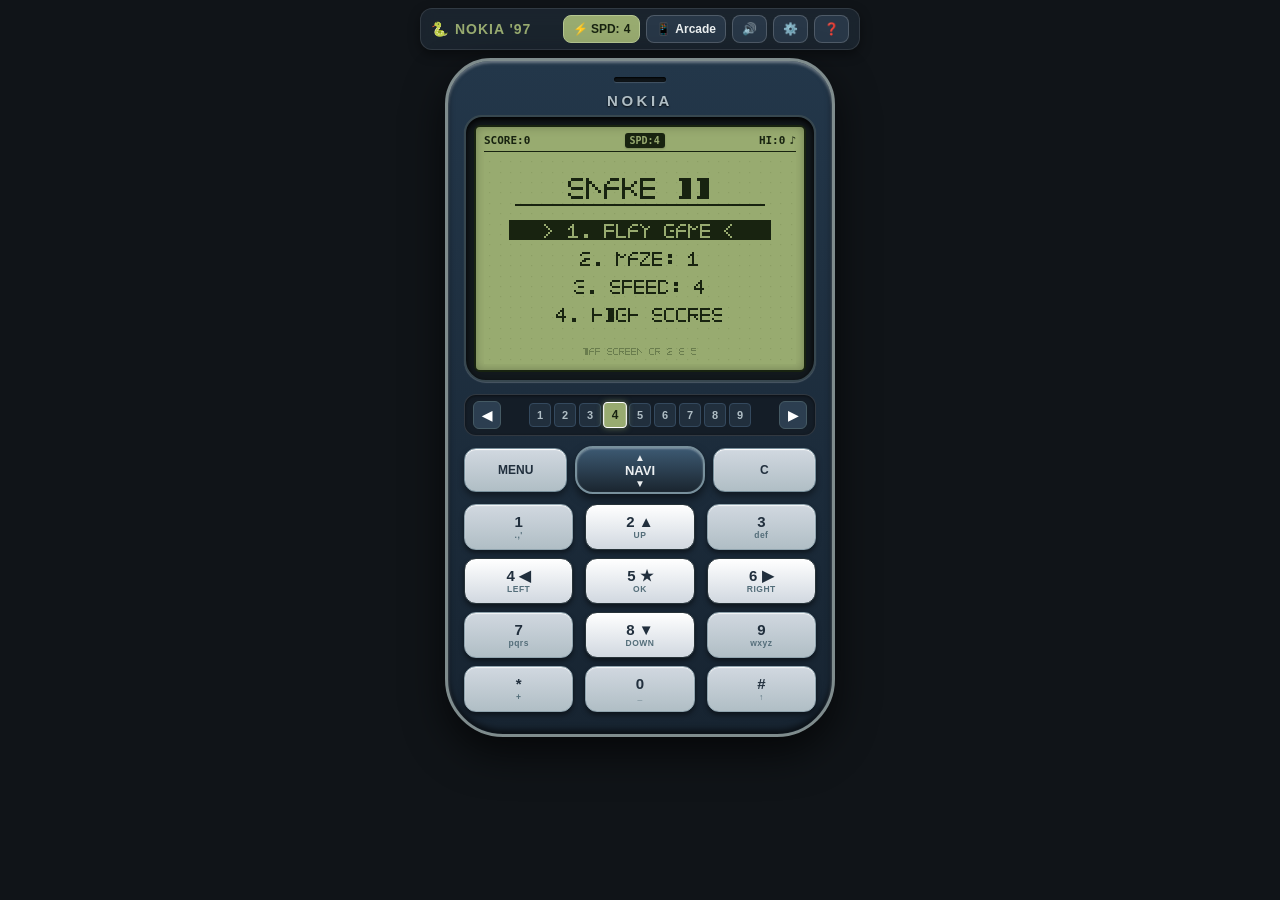
<file: web/index.html>
<!DOCTYPE html>
<html lang="en">
<head>
  <meta charset="UTF-8">
  <meta name="viewport" content="width=device-width, initial-scale=1.0, maximum-scale=1.0, user-scalable=no, viewport-fit=cover">
  <title>Nokia Snake '97 - Classic Mobile Game</title>
  <meta name="description" content="Authentic Nokia Snake II retro mobile phone game with classic LCD dot-matrix screen, 8-bit sound effects, and phone keypad.">
  <meta name="apple-mobile-web-app-capable" content="yes">
  <meta name="apple-mobile-web-app-status-bar-style" content="black-translucent">
  <meta name="theme-color" content="#101418">
  <link rel="stylesheet" href="style.css">
</head>
<body>
  <div id="app-container">
    <!-- Top Retro Header Bar -->
    <header class="retro-header">
      <div class="brand-title">
        <span>🐍</span>
        <span>NOKIA '97</span>
      </div>
      <div class="header-actions">
        <!-- Direct Reactive Speed Toggle in Header -->
        <button id="quick-speed-btn" class="icon-btn speed-badge-btn" title="Click to cycle speed (1-9)">
          <span>⚡ SPD:</span>
          <b id="quick-speed-val">4</b>
        </button>

        <button id="view-mode-toggle" class="icon-btn" title="Toggle Phone Frame / Arcade Mode">
          <span id="view-mode-icon">📱</span>
          <span id="view-mode-text">Arcade</span>
        </button>
        <button id="sound-toggle" class="icon-btn" title="Toggle Sound">
          <span id="sound-icon">🔊</span>
        </button>
        <button id="settings-btn" class="icon-btn" title="Settings & Mazes">
          <span>⚙️</span>
        </button>
        <button id="info-btn" class="icon-btn" title="Help & Guide">
          <span>❓</span>
        </button>
      </div>
    </header>

    <!-- Nokia 3310 Phone Chassis -->
    <main class="nokia-chassis" id="phone-chassis">
      <!-- Phone Speaker -->
      <div class="nokia-earpiece"></div>

      <!-- Nokia Brand Logo -->
      <div class="nokia-brand">NOKIA</div>

      <!-- Screen Bezel Housing -->
      <div class="screen-housing">
        <div class="lcd-display">
          <!-- LCD Top Status Bar with Clickable Speed -->
          <div class="lcd-status-bar">
            <div class="status-left">
              <span>SCORE:<b id="score-display">0</b></span>
            </div>
            <div class="status-center">
              <button id="lcd-speed-btn" class="lcd-text-btn" title="Tap to cycle speed">
                SPD:<b id="lcd-speed-val">4</b>
              </button>
            </div>
            <div class="status-right">
              <span>HI:<b id="high-score-display">0</b></span>
              <span id="lcd-sound-ind">♪</span>
            </div>
          </div>

          <!-- Bonus Beetle Progress Bar -->
          <div class="bonus-progress-bar" id="bonus-meter">
            <div class="bonus-progress-fill" id="bonus-meter-fill"></div>
          </div>

          <!-- Pixel Dot-Matrix Canvas -->
          <canvas id="snake-canvas" width="360" height="240"></canvas>
        </div>
      </div>

      <!-- Dedicated Instant Reactive Speed Bar on Phone Face -->
      <div class="quick-speed-bar">
        <button class="speed-step-btn" id="speed-down-btn" title="Slower speed">◀</button>
        <div class="speed-pills" id="speed-indicator-pills">
          <button class="speed-pill-btn" data-speed="1">1</button>
          <button class="speed-pill-btn" data-speed="2">2</button>
          <button class="speed-pill-btn" data-speed="3">3</button>
          <button class="speed-pill-btn" data-speed="4">4</button>
          <button class="speed-pill-btn" data-speed="5">5</button>
          <button class="speed-pill-btn" data-speed="6">6</button>
          <button class="speed-pill-btn" data-speed="7">7</button>
          <button class="speed-pill-btn" data-speed="8">8</button>
          <button class="speed-pill-btn" data-speed="9">9</button>
        </div>
        <button class="speed-step-btn" id="speed-up-btn" title="Faster speed">▶</button>
      </div>

      <!-- Classic Keypad -->
      <section class="keypad-container">
        <!-- Upper Navigation Cluster -->
        <div class="nav-cluster">
          <button class="soft-btn" id="btn-soft-left">
            <span>MENU</span>
          </button>
          <button class="navi-btn" id="btn-navi" title="Select / Pause">
            <span style="font-size: 10px;">▲</span>
            <span>NAVI</span>
            <span style="font-size: 10px;">▼</span>
          </button>
          <button class="soft-btn" id="btn-soft-right">
            <span>C</span>
          </button>
        </div>

        <!-- 3x4 Numeric Keypad with Clear Directional Labels -->
        <div class="num-grid">
          <button class="nokia-key" data-key="1">
            <span class="key-primary">1</span>
            <span class="key-sub">.,'</span>
          </button>
          <button class="nokia-key key-active-dir" data-key="2" id="key-2">
            <span class="key-primary">2 ▲</span>
            <span class="key-sub">UP</span>
          </button>
          <button class="nokia-key" data-key="3">
            <span class="key-primary">3</span>
            <span class="key-sub">def</span>
          </button>

          <button class="nokia-key key-active-dir" data-key="4" id="key-4">
            <span class="key-primary">4 ◀</span>
            <span class="key-sub">LEFT</span>
          </button>
          <button class="nokia-key key-active-dir" data-key="5" id="key-5">
            <span class="key-primary">5 ★</span>
            <span class="key-sub">OK</span>
          </button>
          <button class="nokia-key key-active-dir" data-key="6" id="key-6">
            <span class="key-primary">6 ▶</span>
            <span class="key-sub">RIGHT</span>
          </button>

          <button class="nokia-key" data-key="7">
            <span class="key-primary">7</span>
            <span class="key-sub">pqrs</span>
          </button>
          <button class="nokia-key key-active-dir" data-key="8" id="key-8">
            <span class="key-primary">8 ▼</span>
            <span class="key-sub">DOWN</span>
          </button>
          <button class="nokia-key" data-key="9">
            <span class="key-primary">9</span>
            <span class="key-sub">wxyz</span>
          </button>

          <button class="nokia-key" data-key="*">
            <span class="key-primary">*</span>
            <span class="key-sub">+</span>
          </button>
          <button class="nokia-key" data-key="0">
            <span class="key-primary">0</span>
            <span class="key-sub">_</span>
          </button>
          <button class="nokia-key" data-key="#">
            <span class="key-primary">#</span>
            <span class="key-sub">↑</span>
          </button>
        </div>

        <!-- Touch D-Pad for Arcade Mode -->
        <div class="arcade-controls">
          <div class="dpad">
            <button class="dpad-btn dpad-up" id="dpad-up">▲</button>
            <button class="dpad-btn dpad-left" id="dpad-left">◀</button>
            <button class="dpad-btn dpad-center" id="dpad-center">PAUSE</button>
            <button class="dpad-btn dpad-right" id="dpad-right">▶</button>
            <button class="dpad-btn dpad-down" id="dpad-down">▼</button>
          </div>
        </div>
      </section>
    </main>

    <!-- Settings Modal -->
    <div class="modal-overlay" id="settings-modal">
      <div class="modal-content">
        <div class="modal-header">
          <div class="modal-title">GAME SETTINGS</div>
          <button class="close-btn" id="close-settings">✕</button>
        </div>
        <div class="modal-body">
          <div class="setting-group">
            <div class="setting-label">SELECT MAZE</div>
            <div class="pill-row" id="maze-options">
              <!-- Dynamically populated -->
            </div>
          </div>

          <div class="setting-group">
            <div class="setting-label">SPEED LEVEL (1 = Slow, 9 = Turbo)</div>
            <div class="pill-row" id="speed-options">
              <!-- Dynamically populated 1 to 9 -->
            </div>
          </div>

          <div class="setting-group">
            <div class="setting-label">LCD SCREEN BACKLIGHT</div>
            <div class="pill-row" id="theme-options">
              <!-- Dynamically populated -->
            </div>
          </div>

          <div class="setting-group">
            <div class="setting-label">HIGH SCORES LEADERBOARD</div>
            <div id="modal-high-scores">
              <!-- Dynamically populated -->
            </div>
          </div>
        </div>
      </div>
    </div>

    <!-- Help & Guide Modal -->
    <div class="modal-overlay" id="info-modal">
      <div class="modal-content">
        <div class="modal-header">
          <div class="modal-title">NOKIA SNAKE GUIDE</div>
          <button class="close-btn" id="close-info">✕</button>
        </div>
        <div class="modal-body">
          <div>
            <b>🎮 Controls & High Reactivity:</b>
            <p>• <b>Speed:</b> Click the <b>⚡ SPD</b> button or pills <b>1 to 9</b> anytime to adjust speed instantly!</p>
            <p>• <b>Keypad:</b> 2 (Up), 8 (Down), 4 (Left), 6 (Right), 5 / NAVI (Start/Pause).</p>
            <p>• <b>Touch:</b> Swipe anywhere across the LCD screen or tap the menu options directly.</p>
            <p>• <b>Keyboard:</b> Arrow keys, WASD, Number keys, Space to Pause.</p>
          </div>

          <div>
            <b>🍎 iPhone & Android Web Browser:</b>
            <p>On iPhone Safari, tap <b>Share ⎋ → "Add to Home Screen"</b> to play full-screen offline like an installable app!</p>
          </div>

          <div>
            <b>🐛 Rules & Bonus Beetles:</b>
            <p>• Eat normal pixel dots to grow and score points.</p>
            <p>• Every 5 foods eaten, a bonus beetle appears with a countdown timer. Catch it quickly before it vanishes for up to 200 extra points!</p>
          </div>
        </div>
      </div>
    </div>
  </div>

  <!-- Scripts -->
  <script src="audio.js"></script>
  <script src="snake.js"></script>
  <script>
    document.addEventListener('DOMContentLoaded', () => {
      const canvas = document.getElementById('snake-canvas');
      const scoreDisplay = document.getElementById('score-display');
      const highScoreDisplay = document.getElementById('high-score-display');
      const bonusMeter = document.getElementById('bonus-meter');
      const bonusMeterFill = document.getElementById('bonus-meter-fill');
      const highScoresList = document.getElementById('modal-high-scores');
      const quickSpeedVal = document.getElementById('quick-speed-val');
      const lcdSpeedVal = document.getElementById('lcd-speed-val');

      const viewModeToggle = document.getElementById('view-mode-toggle');
      const viewModeIcon = document.getElementById('view-mode-icon');
      const viewModeText = document.getElementById('view-mode-text');
      const soundToggle = document.getElementById('sound-toggle');
      const soundIcon = document.getElementById('sound-icon');
      const lcdSoundInd = document.getElementById('lcd-sound-ind');

      // Modals
      const settingsModal = document.getElementById('settings-modal');
      const settingsBtn = document.getElementById('settings-btn');
      const closeSettings = document.getElementById('close-settings');
      const infoModal = document.getElementById('info-modal');
      const infoBtn = document.getElementById('info-btn');
      const closeInfo = document.getElementById('close-info');

      // Helper for fast, zero-delay button interactions (0ms response)
      function bindFastAction(el, handler) {
        if (!el) return;
        let triggered = false;

        const execute = (e) => {
          if (e) {
            e.preventDefault();
            e.stopPropagation();
          }
          handler();
        };

        el.addEventListener('pointerdown', (e) => {
          triggered = true;
          execute(e);
        });

        el.addEventListener('click', (e) => {
          if (!triggered) {
            execute(e);
          }
          triggered = false;
        });
      }

      // Initialize Snake Engine
      const game = new window.NokiaSnakeGame(canvas, {
        scoreDisplay,
        highScoreDisplay,
        bonusMeter,
        bonusMeterFill,
        highScoresList,
        quickSpeedVal,
        lcdSpeedVal,
        openScoresModal: () => {
          settingsModal.style.display = 'flex';
        }
      });

      // --- SPEED CONTROLS (ULTRA REACTIVE) ---
      // 1. Header speed badge (click cycles 1 to 9)
      bindFastAction(document.getElementById('quick-speed-btn'), () => {
        game.cycleSpeed();
      });

      // 2. LCD status bar speed button (tap cycles 1 to 9)
      bindFastAction(document.getElementById('lcd-speed-btn'), () => {
        game.cycleSpeed();
      });

      // 3. Decrement speed button (◀)
      bindFastAction(document.getElementById('speed-down-btn'), () => {
        const nextSpeed = game.speedLevel > 1 ? game.speedLevel - 1 : 9;
        game.setSpeed(nextSpeed);
      });

      // 4. Increment speed button (▶)
      bindFastAction(document.getElementById('speed-up-btn'), () => {
        const nextSpeed = game.speedLevel < 9 ? game.speedLevel + 1 : 1;
        game.setSpeed(nextSpeed);
      });

      // 5. Individual speed pills on phone face (1 to 9)
      document.querySelectorAll('.speed-pill-btn').forEach(btn => {
        const speedVal = parseInt(btn.getAttribute('data-speed'), 10);
        bindFastAction(btn, () => {
          game.setSpeed(speedVal);
        });
      });

      // Populate Settings Modal: Speeds 1 to 9
      const speedOptions = document.getElementById('speed-options');
      for (let s = 1; s <= 9; s++) {
        const btn = document.createElement('button');
        btn.className = `pill-btn ${s === game.speedLevel ? 'active' : ''}`;
        btn.setAttribute('data-speed', s.toString());
        btn.textContent = s.toString();
        bindFastAction(btn, () => {
          game.setSpeed(s);
        });
        speedOptions.appendChild(btn);
      }

      // Populate Settings Modal: Mazes
      const mazeOptions = document.getElementById('maze-options');
      window.NOKIA_MAZES.forEach(m => {
        const btn = document.createElement('button');
        btn.className = `pill-btn ${m.id === game.currentMazeId ? 'active' : ''}`;
        btn.textContent = m.name;
        bindFastAction(btn, () => {
          game.setMaze(m.id);
          document.querySelectorAll('#maze-options .pill-btn').forEach((b, i) => {
            b.classList.toggle('active', i === m.id);
          });
        });
        mazeOptions.appendChild(btn);
      });

      // Populate Settings Modal: Themes
      const themeOptions = document.getElementById('theme-options');
      Object.entries(window.NOKIA_THEMES).forEach(([key, th]) => {
        const btn = document.createElement('button');
        btn.className = `pill-btn ${key === game.currentThemeKey ? 'active' : ''}`;
        btn.textContent = th.name;
        bindFastAction(btn, () => {
          game.setTheme(key);
          document.querySelectorAll('#theme-options .pill-btn').forEach(b => b.classList.remove('active'));
          btn.classList.add('active');
        });
        themeOptions.appendChild(btn);
      });

      // Modals Open/Close
      bindFastAction(settingsBtn, () => {
        window.NokiaSound.click();
        settingsModal.style.display = 'flex';
      });
      bindFastAction(closeSettings, () => {
        window.NokiaSound.click();
        settingsModal.style.display = 'none';
      });
      bindFastAction(infoBtn, () => {
        window.NokiaSound.click();
        infoModal.style.display = 'flex';
      });
      bindFastAction(closeInfo, () => {
        window.NokiaSound.click();
        infoModal.style.display = 'none';
      });

      // Sound Toggle
      bindFastAction(soundToggle, () => {
        const isMuted = window.NokiaSound.toggleMute();
        soundIcon.textContent = isMuted ? '🔇' : '🔊';
        lcdSoundInd.style.opacity = isMuted ? '0.2' : '1';
        if (!isMuted) window.NokiaSound.click();
      });

      // View Mode Toggle (Phone Frame vs Arcade Fullscreen)
      let isArcadeMode = false;
      bindFastAction(viewModeToggle, () => {
        window.NokiaSound.click();
        isArcadeMode = !isArcadeMode;
        document.body.classList.toggle('arcade-mode', isArcadeMode);
        viewModeIcon.textContent = isArcadeMode ? '🎮' : '📱';
        viewModeText.textContent = isArcadeMode ? 'Phone' : 'Arcade';
        game.initDisplay();
        game.draw();
      });

      // Directional Controls
      bindFastAction(document.getElementById('key-2'), () => game.setDirection(0, -1));
      bindFastAction(document.getElementById('key-8'), () => game.setDirection(0, 1));
      bindFastAction(document.getElementById('key-4'), () => game.setDirection(-1, 0));
      bindFastAction(document.getElementById('key-6'), () => game.setDirection(1, 0));

      const handleConfirmOrPause = () => {
        if (game.state === 'MENU') {
          game.handleMenuSelect();
        } else if (game.state === 'GAMEOVER') {
          game.startNewGame();
        } else {
          game.togglePause();
        }
      };

      bindFastAction(document.getElementById('key-5'), handleConfirmOrPause);
      bindFastAction(document.getElementById('btn-navi'), handleConfirmOrPause);

      bindFastAction(document.getElementById('btn-soft-left'), () => {
        window.NokiaSound.click();
        if (game.state === 'MENU') {
          game.handleMenuSelect();
        } else if (game.state === 'GAMEOVER') {
          game.startNewGame();
        } else {
          settingsModal.style.display = 'flex';
        }
      });

      bindFastAction(document.getElementById('btn-soft-right'), () => {
        window.NokiaSound.click();
        if (game.state === 'PLAYING') {
          game.togglePause();
        } else {
          game.state = 'MENU';
          game.draw();
        }
      });

      // Other numeric keys give authentic audio click
      document.querySelectorAll('.nokia-key').forEach(k => {
        const val = k.getAttribute('data-key');
        if (!['2', '4', '5', '6', '8'].includes(val)) {
          bindFastAction(k, () => window.NokiaSound.click());
        }
      });

      // Arcade D-Pad Handlers
      bindFastAction(document.getElementById('dpad-up'), () => game.setDirection(0, -1));
      bindFastAction(document.getElementById('dpad-down'), () => game.setDirection(0, 1));
      bindFastAction(document.getElementById('dpad-left'), () => game.setDirection(-1, 0));
      bindFastAction(document.getElementById('dpad-right'), () => game.setDirection(1, 0));
      bindFastAction(document.getElementById('dpad-center'), handleConfirmOrPause);

      // Initial theme and speed sync
      game.setTheme(game.currentThemeKey);
      game.syncSpeedUI();
    });
  </script>
</body>
</html>
</file>
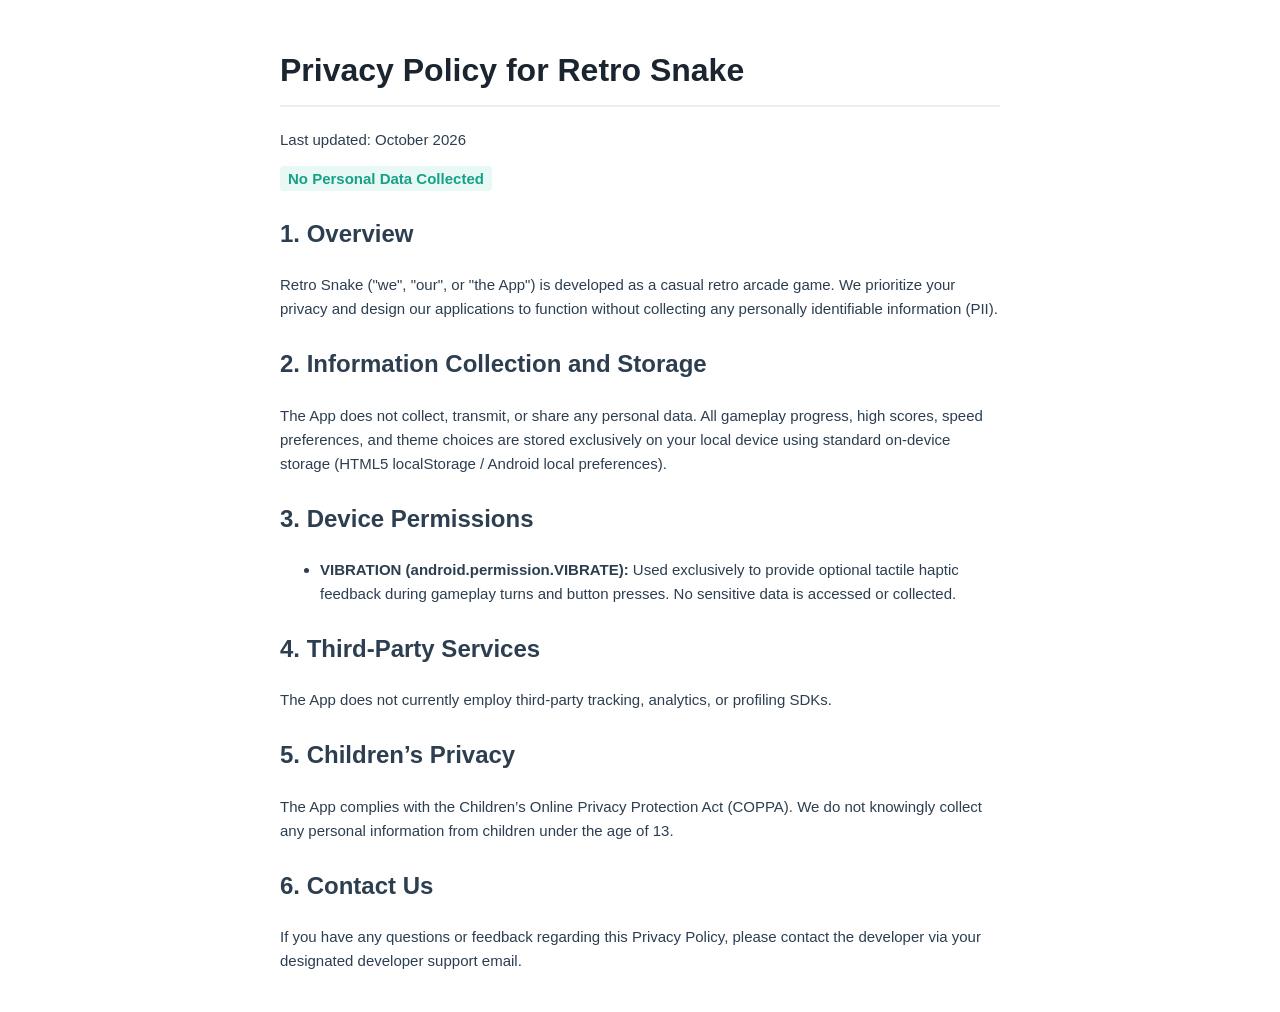
<file: play_store_assets/privacy_policy.html>
<!DOCTYPE html>
<html lang="en">
<head>
  <meta charset="UTF-8">
  <meta name="viewport" content="width=device-width, initial-scale=1.0">
  <title>Privacy Policy - Retro Snake</title>
  <style>
    body { font-family: -apple-system, BlinkMacSystemFont, "Segoe UI", Roboto, sans-serif; line-height: 1.6; max-width: 720px; margin: 0 auto; padding: 24px; color: #2C3E50; }
    h1 { color: #1A252F; border-bottom: 2px solid #ECEFF1; padding-bottom: 8px; }
    h2 { color: #2C3E50; margin-top: 24px; }
    p, li { font-size: 15px; }
    .badge { background: #E8F8F5; color: #16A085; padding: 4px 8px; border-radius: 4px; font-weight: bold; }
  </style>
</head>
<body>
  <h1>Privacy Policy for Retro Snake</h1>
  <p>Last updated: October 2026</p>
  <p><span class="badge">No Personal Data Collected</span></p>

  <h2>1. Overview</h2>
  <p>Retro Snake ("we", "our", or "the App") is developed as a casual retro arcade game. We prioritize your privacy and design our applications to function without collecting any personally identifiable information (PII).</p>

  <h2>2. Information Collection and Storage</h2>
  <p>The App does not collect, transmit, or share any personal data. All gameplay progress, high scores, speed preferences, and theme choices are stored exclusively on your local device using standard on-device storage (HTML5 localStorage / Android local preferences).</p>

  <h2>3. Device Permissions</h2>
  <ul>
    <li><b>VIBRATION (android.permission.VIBRATE):</b> Used exclusively to provide optional tactile haptic feedback during gameplay turns and button presses. No sensitive data is accessed or collected.</li>
  </ul>

  <h2>4. Third-Party Services</h2>
  <p>The App does not currently employ third-party tracking, analytics, or profiling SDKs.</p>

  <h2>5. Children’s Privacy</h2>
  <p>The App complies with the Children’s Online Privacy Protection Act (COPPA). We do not knowingly collect any personal information from children under the age of 13.</p>

  <h2>6. Contact Us</h2>
  <p>If you have any questions or feedback regarding this Privacy Policy, please contact the developer via your designated developer support email.</p>
</body>
</html>
</file>
<file: web/style.css>
/* Authentic Nokia 3310 Snake II Retro Stylesheet */
:root {
  --lcd-bg: #98AB70;
  --lcd-grid: #8C9F65;
  --lcd-pixel: #182310;
  --lcd-dim: #6A7D4E;
  --phone-body: #23374A;
  --phone-accent: #172431;
  --phone-trim: #7F8C8D;
  --key-color: #D1D8E0;
  --key-text: #212F3D;
  --nav-btn: #3D5A73;
}

[data-theme="amber"] {
  --lcd-bg: #E59B3C;
  --lcd-grid: #D48C2E;
  --lcd-pixel: #2F1A02;
  --lcd-dim: #B87A24;
  --phone-body: #2C2C2C;
  --phone-accent: #191919;
  --phone-trim: #7F8C8D;
  --key-color: #E2E2E2;
  --key-text: #212121;
  --nav-btn: #424242;
}

[data-theme="blue"] {
  --lcd-bg: #80A8B8;
  --lcd-grid: #729AA9;
  --lcd-pixel: #14252F;
  --lcd-dim: #608695;
  --phone-body: #1E313B;
  --phone-accent: #121D24;
  --phone-trim: #90A4AE;
  --key-color: #ECEFF1;
  --key-text: #263238;
  --nav-btn: #37474F;
}

[data-theme="mono"] {
  --lcd-bg: #BDC7BD;
  --lcd-grid: #ACB6AC;
  --lcd-pixel: #1F241F;
  --lcd-dim: #99A399;
  --phone-body: #212121;
  --phone-accent: #141414;
  --phone-trim: #757575;
  --key-color: #EEEEEE;
  --key-text: #212121;
  --nav-btn: #333333;
}

* {
  box-sizing: border-box;
  margin: 0;
  padding: 0;
  -webkit-tap-highlight-color: transparent;
  user-select: none;
  -webkit-user-select: none;
}

html, body {
  width: 100%;
  height: 100%;
  min-height: 100vh;
  min-height: -webkit-fill-available;
  background-color: #101418;
  color: #EAECEE;
  font-family: -apple-system, BlinkMacSystemFont, "Segoe UI", Roboto, "Helvetica Neue", Arial, sans-serif;
  overflow-x: hidden;
  touch-action: manipulation;
}

#app-container {
  display: flex;
  flex-direction: column;
  align-items: center;
  justify-content: flex-start;
  min-height: 100vh;
  min-height: -webkit-fill-available;
  padding: 8px;
  padding-top: max(8px, env(safe-area-inset-top));
  padding-bottom: max(8px, env(safe-area-inset-bottom));
}

/* Header Quick Bar */
.retro-header {
  width: 100%;
  max-width: 440px;
  display: flex;
  align-items: center;
  justify-content: space-between;
  padding: 6px 10px;
  background: rgba(28, 38, 48, 0.9);
  backdrop-filter: blur(8px);
  border-radius: 12px;
  margin-bottom: 8px;
  border: 1px solid rgba(255, 255, 255, 0.1);
  box-shadow: 0 4px 12px rgba(0, 0, 0, 0.4);
}

.brand-title {
  display: flex;
  align-items: center;
  gap: 6px;
  font-weight: 800;
  font-size: 14px;
  letter-spacing: 1px;
  color: #98AB70;
  text-transform: uppercase;
}

.header-actions {
  display: flex;
  align-items: center;
  gap: 6px;
}

.icon-btn {
  background: #283747;
  border: 1px solid rgba(255, 255, 255, 0.18);
  color: #ECF0F1;
  border-radius: 8px;
  padding: 6px 9px;
  font-size: 12px;
  font-weight: 700;
  cursor: pointer;
  display: inline-flex;
  align-items: center;
  gap: 4px;
  transition: all 0.1s ease;
}

.icon-btn:active {
  transform: scale(0.93);
  background: #34495E;
}

.speed-badge-btn {
  background: #98AB70;
  color: #182310;
  border-color: #B5C691;
  font-weight: 900;
}

.speed-badge-btn:active {
  background: #B5C691;
}

/* NOKIA 3310 CHASSIS */
.nokia-chassis {
  width: 100%;
  max-width: 390px;
  background: linear-gradient(180deg, var(--phone-body) 0%, var(--phone-accent) 100%);
  border-radius: 46px 46px 58px 58px;
  padding: 16px 16px 22px 16px;
  box-shadow:
    0 16px 40px rgba(0, 0, 0, 0.65),
    inset 0 2px 3px rgba(255, 255, 255, 0.35),
    inset 0 -4px 6px rgba(0, 0, 0, 0.6);
  border: 3px solid var(--phone-trim);
  display: flex;
  flex-direction: column;
  align-items: center;
  position: relative;
}

/* Speaker Earpiece */
.nokia-earpiece {
  width: 52px;
  height: 5px;
  background: #0E1418;
  border-radius: 4px;
  box-shadow: inset 0 1px 2px #000, 0 1px 1px rgba(255, 255, 255, 0.15);
  margin-bottom: 10px;
}

.nokia-brand {
  font-size: 15px;
  font-weight: 900;
  letter-spacing: 3.5px;
  color: #B0BEC5;
  text-shadow: 0 1px 2px rgba(0,0,0,0.8);
  margin-bottom: 6px;
  font-family: "Arial Black", Gadget, sans-serif;
}

/* SCREEN HOUSING & LCD */
.screen-housing {
  width: 100%;
  background: #12181C;
  border-radius: 18px 18px 22px 22px;
  padding: 8px;
  box-shadow:
    inset 0 3px 6px #000,
    0 1px 1px rgba(255, 255, 255, 0.2);
  border: 2px solid #37474F;
  margin-bottom: 12px;
}

.lcd-display {
  background-color: var(--lcd-bg);
  border-radius: 6px;
  padding: 6px 8px;
  border: 2px solid var(--lcd-pixel);
  box-shadow: inset 0 0 10px rgba(0, 0, 0, 0.25);
  position: relative;
  overflow: hidden;
}

/* Top status bar */
.lcd-status-bar {
  display: flex;
  justify-content: space-between;
  align-items: center;
  font-family: monospace;
  font-size: 11px;
  font-weight: 900;
  color: var(--lcd-pixel);
  border-bottom: 1.5px solid var(--lcd-pixel);
  padding-bottom: 3px;
  margin-bottom: 4px;
  line-height: 1;
}

.status-left, .status-right, .status-center {
  display: flex;
  align-items: center;
  gap: 4px;
}

.lcd-text-btn {
  background: var(--lcd-pixel);
  color: var(--lcd-bg);
  border: none;
  border-radius: 3px;
  padding: 2px 5px;
  font-size: 10px;
  font-weight: 900;
  font-family: monospace;
  cursor: pointer;
  box-shadow: 0 1px 2px rgba(0,0,0,0.2);
}

.lcd-text-btn:active {
  background: var(--lcd-dim);
}

.bonus-progress-bar {
  width: 100%;
  height: 4px;
  background: var(--lcd-dim);
  border-radius: 2px;
  overflow: hidden;
  margin-bottom: 3px;
  display: none;
}

.bonus-progress-fill {
  height: 100%;
  background: var(--lcd-pixel);
  width: 100%;
  transition: width 0.1s linear;
}

/* Canvas Display */
#snake-canvas {
  width: 100%;
  height: auto;
  aspect-ratio: 30 / 20;
  display: block;
  image-rendering: pixelated;
  image-rendering: crisp-edges;
  cursor: pointer;
}

/* DEDICATED SPEED CONTROLLER BAR ON PHONE */
.quick-speed-bar {
  width: 100%;
  background: rgba(18, 24, 30, 0.7);
  border: 1px solid rgba(255, 255, 255, 0.12);
  border-radius: 12px;
  padding: 6px 8px;
  display: flex;
  align-items: center;
  justify-content: space-between;
  margin-bottom: 10px;
  box-shadow: inset 0 1px 3px rgba(0,0,0,0.5);
}

.speed-title {
  font-size: 10px;
  font-weight: 800;
  color: #98AB70;
  letter-spacing: 0.5px;
}

.speed-step-btn {
  background: #2C3E50;
  border: 1px solid #455A64;
  color: #FFF;
  border-radius: 6px;
  width: 28px;
  height: 28px;
  display: flex;
  align-items: center;
  justify-content: center;
  font-size: 13px;
  font-weight: bold;
  cursor: pointer;
}

.speed-step-btn:active {
  background: #1ABC9C;
  transform: scale(0.92);
}

.speed-pills {
  display: flex;
  gap: 3px;
  align-items: center;
}

.speed-pill-btn {
  background: #212F3D;
  border: 1px solid #34495E;
  color: #B0BEC5;
  border-radius: 4px;
  width: 22px;
  height: 24px;
  font-size: 11px;
  font-weight: 800;
  display: flex;
  align-items: center;
  justify-content: center;
  cursor: pointer;
  transition: all 0.1s ease;
}

.speed-pill-btn.active {
  background: #98AB70;
  color: #182310;
  border-color: #FFF;
  font-weight: 900;
  box-shadow: 0 0 6px rgba(152, 171, 112, 0.6);
  transform: scale(1.08);
}

.speed-pill-btn:active {
  transform: scale(0.92);
}

/* KEYPAD SECTION */
.keypad-container {
  width: 100%;
  display: flex;
  flex-direction: column;
  align-items: center;
  gap: 10px;
}

/* Navigation Cluster */
.nav-cluster {
  width: 100%;
  display: grid;
  grid-template-columns: 1fr 1.25fr 1fr;
  gap: 8px;
  align-items: center;
}

.soft-btn {
  background: linear-gradient(180deg, var(--key-color) 0%, #B0BEC5 100%);
  color: var(--key-text);
  border: 1px solid #78909C;
  border-radius: 12px;
  height: 44px;
  font-size: 12px;
  font-weight: 800;
  display: flex;
  flex-direction: column;
  align-items: center;
  justify-content: center;
  box-shadow: 0 4px 6px rgba(0, 0, 0, 0.4), inset 0 1px 1px #fff;
  cursor: pointer;
  transition: transform 0.06s ease, filter 0.06s ease;
}

.soft-btn:active {
  transform: translateY(2px) scale(0.96);
  filter: brightness(0.9);
  box-shadow: 0 1px 2px rgba(0, 0, 0, 0.6);
}

.navi-btn {
  background: linear-gradient(180deg, var(--nav-btn) 0%, #1A252F 100%);
  color: #ECEFF1;
  border: 2px solid #78909C;
  border-radius: 18px;
  height: 48px;
  font-size: 13px;
  font-weight: 900;
  display: flex;
  flex-direction: column;
  align-items: center;
  justify-content: center;
  box-shadow: 0 5px 8px rgba(0, 0, 0, 0.5), inset 0 1px 2px rgba(255, 255, 255, 0.35);
  cursor: pointer;
  transition: transform 0.06s ease;
}

.navi-btn:active {
  transform: translateY(2px) scale(0.96);
  filter: brightness(0.9);
}

/* Numeric 3x4 Grid */
.num-grid {
  width: 100%;
  display: grid;
  grid-template-columns: repeat(3, 1fr);
  gap: 8px 12px;
}

.nokia-key {
  background: linear-gradient(180deg, var(--key-color) 0%, #B0BEC5 100%);
  color: var(--key-text);
  border: 1px solid #90A4AE;
  border-radius: 12px;
  height: 46px;
  display: flex;
  flex-direction: column;
  align-items: center;
  justify-content: center;
  box-shadow:
    0 3px 5px rgba(0, 0, 0, 0.45),
    inset 0 1px 1px rgba(255, 255, 255, 0.8);
  cursor: pointer;
  transition: transform 0.06s ease, filter 0.06s ease;
}

.nokia-key:active {
  transform: translateY(2px) scale(0.96);
  filter: brightness(0.92);
  box-shadow: 0 1px 2px rgba(0, 0, 0, 0.7);
}

.key-primary {
  font-size: 15px;
  font-weight: 900;
  line-height: 1.1;
}

.key-sub {
  font-size: 8.5px;
  color: #546E7A;
  letter-spacing: 0.5px;
  font-weight: 700;
}

.key-active-dir {
  border: 1.5px solid #263238;
  background: linear-gradient(180deg, #FFFFFF 0%, var(--key-color) 100%);
}

/* ARCADE FULLSCREEN MODE */
.arcade-mode .nokia-chassis {
  max-width: 100%;
  border-radius: 18px;
  padding: 10px;
  background: #182026;
  border: 2px solid #2C3E50;
}

.arcade-mode .nokia-earpiece,
.arcade-mode .nokia-brand {
  display: none;
}

.arcade-mode .screen-housing {
  margin-bottom: 8px;
}

.arcade-mode .num-grid {
  display: none;
}

.arcade-controls {
  display: none;
  width: 100%;
  max-width: 320px;
  margin: 0 auto;
}

.arcade-mode .arcade-controls {
  display: block;
}

/* Touch D-Pad */
.dpad {
  display: grid;
  grid-template-columns: repeat(3, 68px);
  grid-template-rows: repeat(3, 68px);
  gap: 6px;
  justify-content: center;
  margin: 0 auto;
}

.dpad-btn {
  background: linear-gradient(145deg, #2A3948, #1E2833);
  border: 2px solid #3D5266;
  color: #ECEFF1;
  font-size: 24px;
  font-weight: bold;
  border-radius: 16px;
  display: flex;
  align-items: center;
  justify-content: center;
  box-shadow: 0 4px 8px rgba(0, 0, 0, 0.4);
  cursor: pointer;
  transition: transform 0.06s ease;
}

.dpad-btn:active {
  transform: scale(0.92);
  background: #34495E;
}

.dpad-up { grid-column: 2; grid-row: 1; }
.dpad-left { grid-column: 1; grid-row: 2; }
.dpad-center {
  grid-column: 2;
  grid-row: 2;
  font-size: 13px;
  font-weight: 800;
  background: #1B2631;
  color: #98AB70;
}
.dpad-right { grid-column: 3; grid-row: 2; }
.dpad-down { grid-column: 2; grid-row: 3; }

/* MODALS */
.modal-overlay {
  display: none;
  position: fixed;
  top: 0;
  left: 0;
  right: 0;
  bottom: 0;
  background: rgba(0, 0, 0, 0.75);
  backdrop-filter: blur(4px);
  z-index: 100;
  align-items: center;
  justify-content: center;
  padding: 16px;
}

.modal-content {
  width: 100%;
  max-width: 380px;
  background: #1C2733;
  border: 2px solid #34495E;
  border-radius: 18px;
  padding: 20px;
  box-shadow: 0 12px 30px rgba(0, 0, 0, 0.7);
  color: #ECF0F1;
}

.modal-header {
  display: flex;
  justify-content: space-between;
  align-items: center;
  margin-bottom: 14px;
  border-bottom: 1px solid rgba(255, 255, 255, 0.1);
  padding-bottom: 10px;
}

.modal-title {
  font-size: 16px;
  font-weight: 800;
  letter-spacing: 0.5px;
  color: #98AB70;
}

.close-btn {
  background: none;
  border: none;
  color: #BDC3C7;
  font-size: 20px;
  cursor: pointer;
  padding: 4px;
}

.modal-body {
  font-size: 13px;
  line-height: 1.5;
  display: flex;
  flex-direction: column;
  gap: 14px;
}

.setting-group {
  display: flex;
  flex-direction: column;
  gap: 6px;
}

.setting-label {
  font-weight: 700;
  color: #90A4AE;
  font-size: 11px;
  text-transform: uppercase;
  letter-spacing: 0.5px;
}

.pill-row {
  display: flex;
  flex-wrap: wrap;
  gap: 6px;
}

.pill-btn {
  background: #2C3E50;
  border: 1px solid rgba(255, 255, 255, 0.15);
  color: #CFD8DC;
  border-radius: 8px;
  padding: 6px 12px;
  font-size: 12px;
  font-weight: 700;
  cursor: pointer;
  transition: all 0.1s ease;
}

.pill-btn.active {
  background: #98AB70;
  color: #182310;
  font-weight: 900;
  border-color: #98AB70;
}

.score-row {
  display: flex;
  justify-content: space-between;
  padding: 6px 10px;
  background: rgba(0, 0, 0, 0.2);
  border-radius: 6px;
}

.score-row.active-maze {
  background: rgba(152, 171, 112, 0.15);
  border: 1px solid #98AB70;
}

.score-num {
  font-weight: 800;
  font-family: monospace;
  color: #98AB70;
}
</file>
